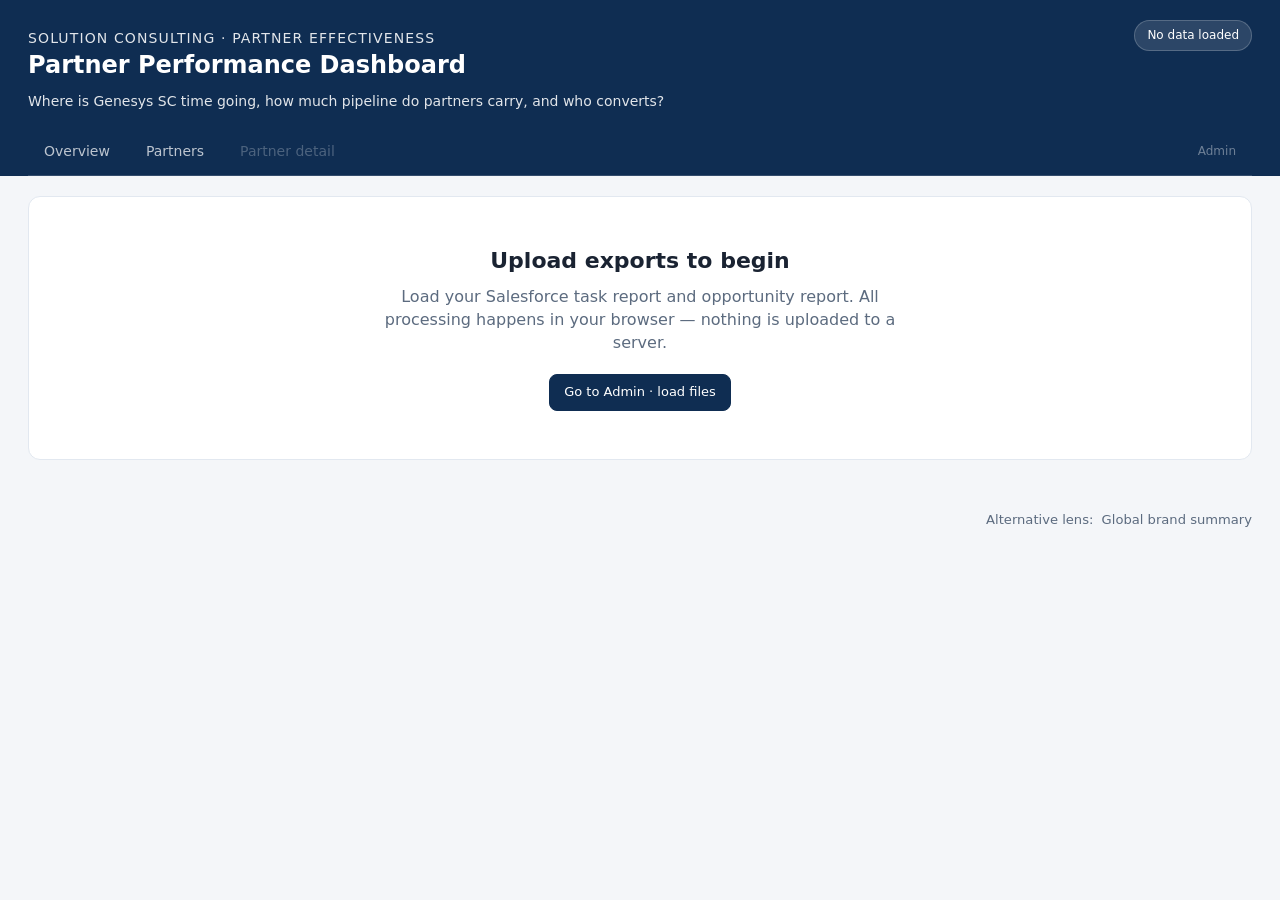
<file: index.html>
<!doctype html>
<html lang="en">
<head>
  <meta charset="utf-8">
  <meta name="viewport" content="width=device-width, initial-scale=1">
  <title>Partner Performance Dashboard</title>
  <link rel="stylesheet" href="styles.css">
  <script>
    window.PARTNER_DASHBOARD_ANALYTICS = {
      enabled: true,
      endpoint: 'https://pbsfpmb.goatcounter.com/count'
    };
  </script>
  <script defer src="./analytics.js"></script>
</head>
<body>
  <div id="loading" class="loading-overlay" aria-live="polite">Reading exports and building views — large files may take a minute…</div>

  <header class="banner">
    <div class="banner-top">
      <div>
        <p class="eyebrow">Solution Consulting · Partner effectiveness</p>
        <h1>Partner Performance Dashboard</h1>
        <p>Where is Genesys SC time going, how much pipeline do partners carry, and who converts?</p>
      </div>
      <span id="status-pill" class="status-pill">No data loaded</span>
    </div>
    <nav class="tabs" aria-label="Main navigation">
      <button type="button" class="tab active" data-page="overview">Overview</button>
      <button type="button" class="tab" data-page="partners">Partners</button>
      <button type="button" class="tab" data-page="detail" disabled>Partner detail</button>
      <button type="button" class="tab admin-link" data-page="admin">Admin</button>
    </nav>
  </header>

  <div id="partner-view-banner" class="partner-view-banner" aria-live="polite"></div>

  <main class="shell">
    <section id="page-empty" class="page active">
      <div class="empty-hero">
        <h2>Upload exports to begin</h2>
        <p>Load your Salesforce task report and opportunity report. All processing happens in your browser — nothing is uploaded to a server.</p>
        <button type="button" class="btn btn-primary" id="goto-admin">Go to Admin · load files</button>
      </div>
    </section>

    <section id="page-overview" class="page">
      <div class="toolbar">
        <label>Region (L3)
          <select id="filter-l3"><option value="all">All regions</option></select>
        </label>
        <label>Sub-region (L4)
          <select id="filter-l4"><option value="all">All sub-regions</option></select>
        </label>
        <label>Search
          <input type="search" id="global-search" placeholder="Partner, opportunity, owner">
        </label>
        <label>View
          <select id="view-mode">
            <option value="partners">Partners only</option>
            <option value="all">Include direct / no partner</option>
          </select>
        </label>
        <span class="note" id="overview-note"></span>
      </div>
      <div id="data-coverage-banner" class="coverage-banner hidden" aria-live="polite"></div>
      <div id="overview-kpis" class="kpis"></div>
      <div id="overview-insight"></div>
      <div class="grid-2">
        <article class="panel">
          <div class="panel-head">
            <div>
              <h2>Partner effectiveness matrix</h2>
              <p>Opportunity volume vs SC hours — hover for ACV; bubble colour = win rate</p>
            </div>
          </div>
          <div id="chart-effectiveness" class="chart-host"></div>
        </article>
        <article class="panel">
          <div class="panel-head">
            <div>
              <h2>Volume vs conversion</h2>
              <p>Partners above median opp count and win rate</p>
            </div>
          </div>
          <div class="axis-labels"><span>Low win rate</span><span>High win rate</span></div>
          <div id="quadrants" class="quadrants"></div>
          <div class="axis-labels"><span>Low volume</span><span>High volume</span></div>
        </article>
      </div>
      <div class="grid-2" style="margin-top:16px">
        <article class="panel">
          <div class="panel-head">
            <div>
              <h2>Top partners by SC hours</h2>
              <p>Filtered slice</p>
            </div>
          </div>
          <div id="chart-partner-hours" class="chart-host"></div>
        </article>
        <article class="panel">
          <div class="panel-head">
            <div>
              <h2>Win rate leaders</h2>
              <p>Minimum 5 closed opportunities</p>
            </div>
          </div>
          <div id="chart-win-rate" class="chart-host"></div>
        </article>
      </div>
      <article class="panel" style="margin-top:16px">
        <div class="panel-head">
          <div>
            <h2>SC efficiency leaders</h2>
            <p>Lowest SC hours per won deal — minimum 3 wins in filter</p>
          </div>
        </div>
        <div id="chart-efficiency" class="chart-host"></div>
      </article>
      <article class="panel hidden" id="learning-overview-panel" style="margin-top:16px">
        <div class="panel-head">
          <div>
            <h2>Partner learning activity</h2>
              <p>Genie/Seismic time mapped to partners — compare with SC effort on the scorecard</p>
              <p class="muted" style="margin:4px 0 0;font-size:0.88rem">From email domains via your domain map.</p>
          </div>
        </div>
        <div id="chart-learning-partners" class="chart-host"></div>
      </article>
      <article class="panel hidden" id="learning-conversion-panel" style="margin-top:16px">
        <div class="panel-head">
          <div>
            <h2>Learning vs conversion</h2>
            <p>Learning hours per learner vs closed win rate — bubble size = closed deals</p>
          </div>
        </div>
        <p id="learning-conversion-insight" class="join-note muted"></p>
        <div id="chart-learning-conversion" class="chart-host"></div>
      </article>
      <article class="panel" style="margin-top:16px">
        <div class="panel-head">
          <div>
            <h2 id="region-chart-title">SC hours by region</h2>
            <p id="region-chart-sub">Aggregated from filtered opportunities</p>
          </div>
        </div>
        <div id="chart-region-hours" class="chart-host"></div>
      </article>
      <div class="grid-2" style="margin-top:16px">
        <article class="panel">
          <div class="panel-head">
            <div>
              <h2>Focus list</h2>
              <p>Partners flagged for review — click for detail</p>
            </div>
          </div>
          <div class="table-scroll">
            <table>
              <thead>
                <tr>
                  <th>Partner</th>
                  <th>Band</th>
                  <th>Opps</th>
                  <th>Pipeline ACV</th>
                  <th>Won ACV</th>
                  <th>SC hrs</th>
                <th>Win rate</th>
                <th>Learning</th>
                <th>Hrs / $100k won</th>
                <th>Signal</th>
                </tr>
              </thead>
              <tbody id="watchlist-body"></tbody>
            </table>
          </div>
        </article>
        <article class="panel">
          <div class="panel-head">
            <div>
              <h2>Hours by outcome</h2>
              <p>Where SC effort sits in the pipeline</p>
            </div>
          </div>
          <div id="chart-outcome" class="chart-host"></div>
        </article>
      </div>
      <p id="direct-footnote" class="footnote hidden"></p>
    </section>

    <section id="page-partners" class="page">
      <div class="toolbar">
        <label>Region (L3)
          <select id="filter-l3-scorecard"><option value="all">All regions</option></select>
        </label>
        <label>Sub-region (L4)
          <select id="filter-l4-scorecard"><option value="all">All sub-regions</option></select>
        </label>
        <label>Sort by
          <select id="partner-sort">
            <option value="totalHours">SC hours</option>
            <option value="hoursPer100k">SC hours / $100k won</option>
            <option value="hoursPer100kPipeline">SC hours / $100k pipeline</option>
            <option value="wonValue">Won ACV</option>
            <option value="totalValue">Pipeline ACV</option>
            <option value="hoursPerWon">SC hours / won</option>
            <option value="opportunityCount">Opportunity count</option>
            <option value="winRate">Win rate</option>
            <option value="riskScore">Review priority</option>
            <option value="avgHoursPerOppWithHours">SC hrs / opp (with hours)</option>
          </select>
        </label>
        <label>View
          <select id="view-mode-scorecard">
            <option value="partners">Partners only</option>
            <option value="all">Include direct / no partner</option>
          </select>
        </label>
        <button type="button" class="btn" id="export-partners">Export CSV</button>
      </div>
      <article class="panel" style="margin-bottom:16px">
        <div class="panel-head">
          <div>
            <h2>SC efficiency over time</h2>
            <p>Top 24 partners by SC hours — SC hours per closed won deal per calendar quarter (not Genesys FY)</p>
          </div>
        </div>
        <p id="heatmap-footnote" class="join-note muted" style="margin:0 16px 8px"></p>
        <p id="heatmap-legend-note" class="join-note muted" style="margin:0 16px 8px"></p>
        <div id="partner-efficiency-heatmap" class="heat-wrap"></div>
      </article>
      <article class="panel">
        <div class="panel-head">
          <div>
            <h2>Partner scorecard</h2>
            <p>SC effort, pipeline ACV, and conversion — Gross ACV Booking from Salesforce (mixed currencies in export)</p>
          </div>
        </div>
        <div class="table-scroll">
          <table>
            <thead>
              <tr>
                <th>Partner</th>
                <th>Band</th>
                <th>Opps</th>
                <th>Opps w/ hrs</th>
                <th>SC hrs</th>
                <th>Pipeline ACV</th>
                <th>Won ACV</th>
                <th>Open ACV</th>
                <th>SC hrs/opp</th>
                <th>Hrs / $100k won</th>
                <th>Hrs / $100k pipeline</th>
                <th>Learning hrs</th>
                <th>Learners</th>
                <th>Won</th>
                <th>Lost</th>
                <th>Open</th>
                <th>Win rate</th>
                <th>Signal</th>
              </tr>
            </thead>
            <tbody id="scorecard-body"></tbody>
          </table>
        </div>
      </article>
    </section>

    <section id="page-detail" class="page">
      <button type="button" class="back-link" id="detail-back">← Back to overview</button>
      <div id="detail-hero" class="detail-hero"></div>
      <div class="subtabs" id="detail-subtabs">
        <button type="button" class="subtab active" data-sub="pipeline">Pipeline</button>
        <button type="button" class="subtab" data-sub="sc">SC effort</button>
        <button type="button" class="subtab" data-sub="trends">Trends</button>
        <button type="button" class="subtab" data-sub="learning">Learning</button>
      </div>
      <div id="detail-panels"></div>
    </section>

    <section id="page-admin" class="page">
      <div class="admin-grid">
        <article class="panel">
          <div class="panel-head">
            <div>
              <h2>Load data</h2>
              <p>Salesforce task report and opportunity report (tabular exports)</p>
            </div>
            <button type="button" class="btn btn-danger" id="clear-data">Clear all</button>
          </div>
          <div id="drop-zone" class="drop" tabindex="0" role="button">
            <p><strong>Drop files here</strong> or click to choose</p>
            <p class="muted">Tasks · Opportunities · Genie/Seismic learning CSV · optional domain→partner map CSV</p>
          </div>
          <input id="file-input" type="file" accept=".xlsx,.xls,.csv" multiple hidden>
          <ul id="loaded-files" class="file-list"></ul>
          <div class="mapping-tools" style="margin-top:12px;padding-top:12px;border-top:1px solid var(--line)">
            <p class="muted" style="margin:0 0 8px">Domain→partner mappings stay in your browser only — never uploaded to GitHub.</p>
            <div style="display:flex;gap:8px;flex-wrap:wrap">
              <button type="button" class="btn" id="upload-domain-map">Load domain map CSV</button>
              <button type="button" class="btn" id="download-domain-map">Download saved map</button>
              <button type="button" class="btn" id="clear-domain-map">Clear saved map</button>
            </div>
            <input id="domain-map-input" type="file" accept=".csv,.xlsx,.xls" hidden>
          </div>
        </article>
        <article class="panel">
          <div class="panel-head">
            <div>
              <h2>Export date coverage</h2>
              <p>What time periods your loaded files actually cover</p>
            </div>
          </div>
          <p id="coverage-summary" class="join-note muted"></p>
          <div class="table-scroll">
            <table>
              <thead><tr><th>Source</th><th>Type</th><th>Rows</th><th>Date range</th></tr></thead>
              <tbody id="coverage-files-body"></tbody>
            </table>
          </div>
          <ul id="coverage-warnings" class="coverage-warnings"></ul>
        </article>
        <article class="panel">
          <div class="panel-head">
            <div>
              <h2>Data quality</h2>
              <p>Task–opportunity join diagnostics</p>
            </div>
          </div>
          <div class="table-scroll">
            <table>
              <tbody id="quality-body"></tbody>
            </table>
          </div>
          <div class="panel-head" style="border-top: 1px solid var(--line);">
            <div><h2>Learning &amp; domain mapping</h2><p>Genie/Seismic activity mapped to partners via email domain</p></div>
          </div>
          <p id="learning-map-note" class="join-note muted"></p>
          <div class="table-scroll">
            <table>
              <thead><tr><th>Domain</th><th>Learners</th><th>Learning</th><th>Status</th><th>Suggested partner</th></tr></thead>
              <tbody id="domain-map-body"></tbody>
            </table>
          </div>
          <div class="panel-head" style="border-top: 1px solid var(--line);">
            <div><h2>Fuzzy task–opp links</h2><p>Task names matched to opportunities with different Salesforce titles</p></div>
          </div>
          <div class="table-scroll">
            <table>
              <thead><tr><th>Task opportunity name</th><th>Matched opportunity</th><th>Partner</th><th>SC hours</th></tr></thead>
              <tbody id="fuzzy-match-body"></tbody>
            </table>
          </div>
          <div class="panel-head" style="border-top: 1px solid var(--line);">
            <div><h2>Task hour breakdown</h2><p>Where SC hours land when joining tasks to the opportunity export</p></div>
          </div>
          <p id="join-breakdown-note" class="join-note muted"></p>
          <div class="table-scroll">
            <table>
              <thead><tr><th>Category</th><th>SC hours</th><th>Share</th><th>Tasks</th></tr></thead>
              <tbody id="join-breakdown-body"></tbody>
            </table>
          </div>
          <div class="panel-head" style="border-top: 1px solid var(--line);">
            <div><h2>Pipeline opps missing from export</h2><p>Partner-relevant hours — deal names on tasks with no row in your opp report</p></div>
          </div>
          <div class="table-scroll">
            <table>
              <thead><tr><th>Opportunity name</th><th>SC hours</th></tr></thead>
              <tbody id="unmatched-body"></tbody>
            </table>
          </div>
        </article>
      </div>
    </section>
  </main>

  <footer id="partner-view-footer" class="partner-view-footer hidden" aria-label="Additional views"></footer>

  <script>window.PARTNER_VIEW_MODE = 'strict-sf';</script>
  <script src="./data-engine.js"></script>
  <script>
    if (!window.PartnerDashboard) {
      document.body.insertAdjacentHTML('afterbegin',
        '<div style="margin:16px;padding:16px;background:#fee4e2;border:1px solid #fca5a5;border-radius:8px;font:14px/1.4 system-ui,sans-serif;color:#7f1d1d;">' +
        '<strong>Dashboard failed to load.</strong> The file <code>data-engine.js</code> did not load. ' +
        'Upload <code>index.html</code>, <code>app.js</code>, <code>data-engine.js</code>, and <code>styles.css</code> into the same folder, then open this page again.</div>');
    }
  </script>
  <script src="./app.js"></script>
</body>
</html>
</file>
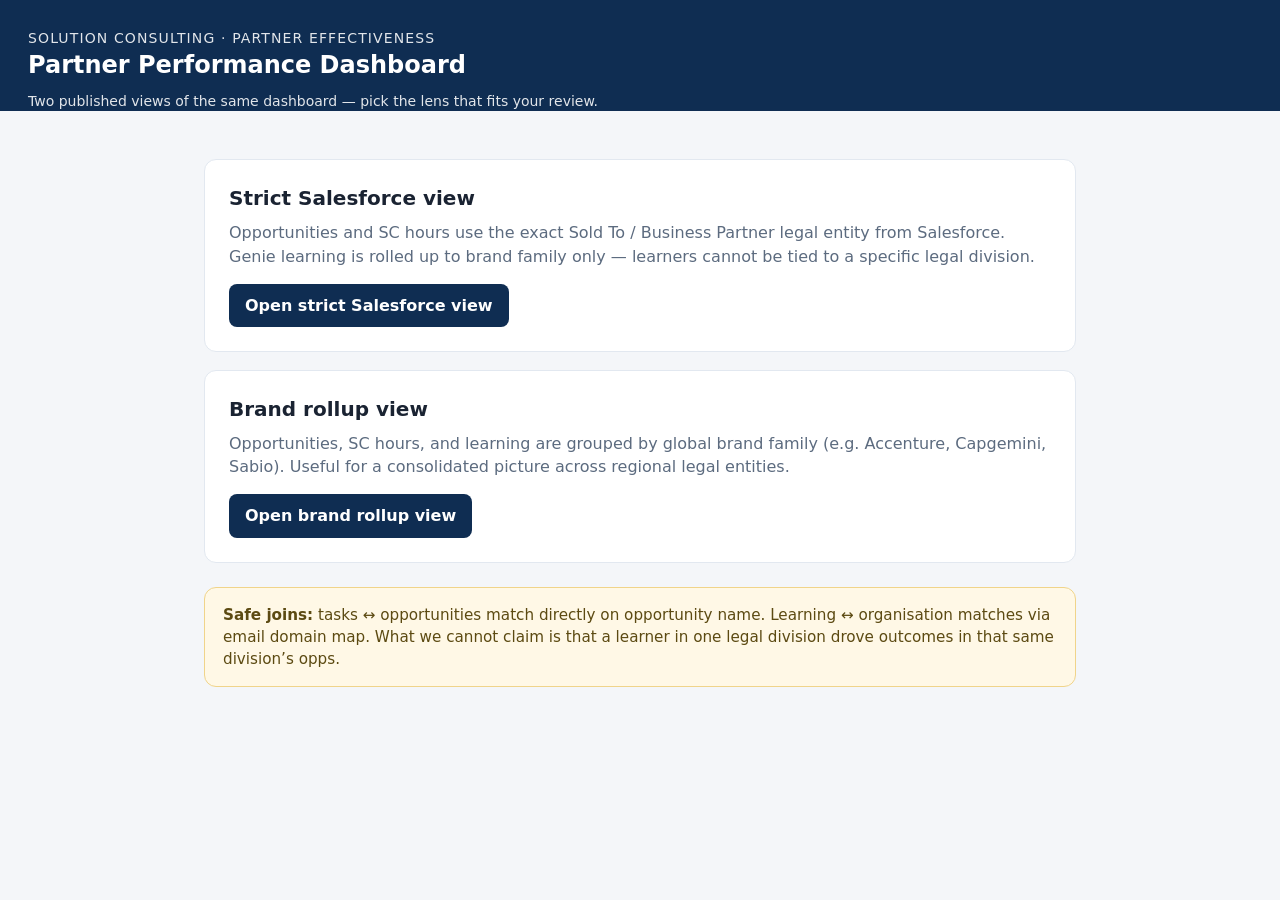
<file: landing-index.html>
<!doctype html>
<html lang="en">
<head>
  <meta charset="utf-8">
  <meta name="viewport" content="width=device-width, initial-scale=1">
  <title>Partner Performance Dashboard — Choose a view</title>
  <link rel="stylesheet" href="styles.css">
  <style>
    .launch-shell {
      max-width: 920px;
      margin: 48px auto;
      padding: 0 24px 48px;
    }
    .launch-card {
      background: var(--surface);
      border: 1px solid var(--line);
      border-radius: var(--radius);
      padding: 24px;
      margin-top: 18px;
    }
    .launch-card h2 {
      margin: 0 0 8px;
      font-size: 1.25rem;
    }
    .launch-card p {
      margin: 0 0 16px;
      color: var(--muted);
    }
    .launch-links {
      display: flex;
      gap: 12px;
      flex-wrap: wrap;
    }
    .launch-links a {
      display: inline-block;
      padding: 10px 16px;
      border-radius: 8px;
      text-decoration: none;
      font-weight: 600;
    }
    .launch-links a.primary {
      background: var(--brand);
      color: #fff;
    }
    .launch-links a.secondary {
      background: var(--brand-soft);
      color: var(--brand);
    }
    .launch-note {
      margin-top: 24px;
      padding: 16px 18px;
      background: #fff8e6;
      border: 1px solid #f0d48a;
      border-radius: var(--radius);
      color: #5c4a12;
      font-size: 0.95rem;
    }
  </style>
</head>
<body>
  <header class="banner">
    <div class="banner-top">
      <div>
        <p class="eyebrow">Solution Consulting · Partner effectiveness</p>
        <h1>Partner Performance Dashboard</h1>
        <p>Two published views of the same dashboard — pick the lens that fits your review.</p>
      </div>
    </div>
  </header>

  <main class="launch-shell">
    <article class="launch-card">
      <h2>Strict Salesforce view</h2>
      <p>Opportunities and SC hours use the exact Sold To / Business Partner legal entity from Salesforce. Genie learning is rolled up to brand family only — learners cannot be tied to a specific legal division.</p>
      <div class="launch-links">
        <a class="primary" href="./strict-sf/">Open strict Salesforce view</a>
      </div>
    </article>

    <article class="launch-card">
      <h2>Brand rollup view</h2>
      <p>Opportunities, SC hours, and learning are grouped by global brand family (e.g. Accenture, Capgemini, Sabio). Useful for a consolidated picture across regional legal entities.</p>
      <div class="launch-links">
        <a class="primary" href="./brand-rollup/">Open brand rollup view</a>
      </div>
    </article>

    <div class="launch-note">
      <strong>Safe joins:</strong> tasks ↔ opportunities match directly on opportunity name. Learning ↔ organisation matches via email domain map. What we cannot claim is that a learner in one legal division drove outcomes in that same division’s opps.
    </div>
  </main>
</body>
</html>
</file>
<file: styles.css>
:root {
  --bg: #f4f6f9;
  --surface: #ffffff;
  --ink: #1a2332;
  --muted: #5c6b7f;
  --line: #e2e8f0;
  --brand: #0f2d52;
  --brand-soft: #e8eef5;
  --accent: #2563eb;
  --good: #0d7a55;
  --good-bg: #e6f4ee;
  --warn: #b45309;
  --warn-bg: #fef3c7;
  --bad: #b42318;
  --bad-bg: #fee4e2;
  --radius: 12px;
  --font: "Segoe UI", system-ui, -apple-system, sans-serif;
}

* { box-sizing: border-box; }
html, body {
  margin: 0;
  font-family: var(--font);
  background: var(--bg);
  color: var(--ink);
  line-height: 1.45;
}

.banner {
  background: var(--brand);
  color: #fff;
  padding: 20px 28px 0;
}

.partner-view-banner {
  background: #fff8e6;
  border-bottom: 1px solid #f0d48a;
  color: #5c4a12;
  padding: 14px 28px;
  font-size: 0.92rem;
}
.partner-view-banner.hidden {
  display: none;
}
.partner-view-banner-inner {
  display: flex;
  justify-content: space-between;
  gap: 16px;
  flex-wrap: wrap;
  align-items: flex-start;
}
.partner-view-banner-compact {
  align-items: center;
  justify-content: flex-end;
  padding: 0;
  gap: 12px;
  font-size: 0.84rem;
}
.partner-view-footer {
  padding: 10px 28px 18px;
  font-size: 0.82rem;
  color: var(--muted);
  text-align: right;
}
.partner-view-footer.hidden {
  display: none;
}
.partner-view-footer a {
  color: var(--muted);
  text-decoration: none;
}
.partner-view-footer a:hover {
  color: var(--brand);
  text-decoration: underline;
}
.partner-view-footer-text {
  margin-right: 4px;
}
.table-scroll td.num,
.table-scroll th.num {
  text-align: right;
  font-variant-numeric: tabular-nums;
}
.partner-view-tag {
  background: #fff;
  border: 1px solid #e8c96d;
  border-radius: 999px;
  padding: 4px 10px;
  font-size: 0.78rem;
  font-weight: 600;
  color: #7a6218;
}
.banner-top {
  display: flex;
  justify-content: space-between;
  align-items: flex-start;
  gap: 16px;
  flex-wrap: wrap;
  margin-bottom: 18px;
}
.eyebrow {
  font-size: 11px;
  letter-spacing: 0.08em;
  text-transform: uppercase;
  opacity: 0.75;
  margin: 0 0 6px;
}
.banner h1 { margin: 0; font-size: 24px; font-weight: 650; }
.banner p { margin: 8px 0 0; max-width: 640px; font-size: 14px; opacity: 0.88; }

.status-pill {
  background: rgba(255, 255, 255, 0.12);
  border: 1px solid rgba(255, 255, 255, 0.2);
  border-radius: 999px;
  padding: 6px 12px;
  font-size: 12px;
  white-space: nowrap;
}

nav.tabs {
  display: flex;
  gap: 4px;
  border-bottom: 1px solid rgba(255, 255, 255, 0.15);
  flex-wrap: wrap;
}
nav.tabs button {
  background: transparent;
  border: none;
  color: rgba(255, 255, 255, 0.72);
  padding: 12px 16px;
  font: inherit;
  font-size: 14px;
  cursor: pointer;
  border-bottom: 2px solid transparent;
  margin-bottom: -1px;
}
nav.tabs button.active {
  color: #fff;
  border-bottom-color: #fff;
  font-weight: 600;
}
nav.tabs button.admin-link {
  margin-left: auto;
  opacity: 0.55;
  font-size: 12px;
}
nav.tabs button:disabled {
  opacity: 0.35;
  cursor: not-allowed;
}

.shell {
  max-width: 1280px;
  margin: 0 auto;
  padding: 20px 28px 40px;
}

.toolbar {
  display: flex;
  gap: 12px;
  flex-wrap: wrap;
  align-items: center;
  margin-bottom: 18px;
}
.toolbar label {
  font-size: 12px;
  color: var(--muted);
  display: grid;
  gap: 4px;
}
.toolbar select,
.toolbar input[type="search"] {
  min-width: 160px;
  padding: 8px 10px;
  border: 1px solid var(--line);
  border-radius: 8px;
  background: var(--surface);
  font: inherit;
  font-size: 14px;
}
.toolbar .note { margin-left: auto; font-size: 12px; color: var(--muted); }

.coverage-banner {
  margin: 0 0 16px;
  padding: 12px 14px;
  border-radius: var(--radius);
  border: 1px solid var(--line);
  background: var(--surface);
  font-size: 13px;
  line-height: 1.45;
}
.coverage-banner.hidden { display: none; }
.coverage-banner.warn { border-color: var(--warn); background: var(--warn-bg); }
.coverage-grid {
  display: grid;
  grid-template-columns: repeat(auto-fit, minmax(180px, 1fr));
  gap: 10px 16px;
  margin-top: 8px;
}
.coverage-grid dt { font-size: 11px; color: var(--muted); margin: 0; }
.coverage-grid dd { margin: 2px 0 0; font-weight: 600; font-size: 13px; }
.coverage-warnings {
  margin: 12px 0 0;
  padding-left: 18px;
  font-size: 13px;
  color: var(--muted);
}
.coverage-warnings li.warn { color: var(--warn); }
.trend-legend {
  display: flex;
  flex-wrap: wrap;
  gap: 14px;
  padding: 0 16px 8px;
  font-size: 12px;
  color: var(--muted);
}
.trend-legend span::before {
  content: '';
  display: inline-block;
  width: 10px;
  height: 10px;
  border-radius: 2px;
  margin-right: 6px;
  vertical-align: middle;
}
.trend-legend .sc::before { background: #2563eb; }
.trend-legend .win::before { background: #0d7a55; border-radius: 50%; }

.heat-wrap { padding: 0 16px 16px; overflow-x: auto; }
.heat-table { width: 100%; border-collapse: collapse; font-size: 12px; }
.heat-table th, .heat-table td { border: 1px solid var(--line); padding: 6px 8px; }
.heat-table th { background: var(--bg); color: var(--muted); font-weight: 600; text-align: center; white-space: nowrap; }
.heat-table th.heat-sticky, .heat-table td.heat-sticky {
  position: sticky;
  left: 0;
  background: var(--surface);
  z-index: 1;
  text-align: left;
  max-width: 200px;
}
.heat-cell {
  min-width: 42px;
  text-align: center;
  font-variant-numeric: tabular-nums;
  cursor: default;
}
.heat-cell.heat-good { background: #d1fae5; color: #065f46; }
.heat-cell.heat-mid { background: #fef3c7; color: #92400e; }
.heat-cell.heat-bad { background: #fee2e2; color: #991b1b; }
.heat-cell.heat-pending { background: #e0e7ff; color: #3730a3; }
.heat-cell.heat-empty { background: var(--bg); color: var(--muted); }
.heat-legend {
  display: flex;
  flex-wrap: wrap;
  gap: 12px 18px;
  margin-top: 10px;
  font-size: 12px;
  color: var(--muted);
}
.heat-legend span::before {
  content: '';
  display: inline-block;
  width: 12px;
  height: 12px;
  border-radius: 3px;
  margin-right: 6px;
  vertical-align: middle;
  border: 1px solid var(--line);
}
.heat-legend .heat-good::before { background: #d1fae5; }
.heat-legend .heat-mid::before { background: #fef3c7; }
.heat-legend .heat-bad::before { background: #fee2e2; }
.heat-legend .heat-pending::before { background: #e0e7ff; }
.heat-legend .heat-empty::before { background: var(--bg); }
.heat-row.clickable { cursor: pointer; }
.heat-row.clickable:hover td.heat-sticky { background: var(--bg); }

.kpis {
  display: grid;
  grid-template-columns: repeat(auto-fit, minmax(180px, 1fr));
  gap: 12px;
  margin-bottom: 18px;
}
.kpi {
  background: var(--surface);
  border: 1px solid var(--line);
  border-radius: var(--radius);
  padding: 14px 16px;
}
.kpi .label { font-size: 12px; color: var(--muted); margin: 0 0 4px; }
.kpi .value { font-size: 26px; font-weight: 650; margin: 0; letter-spacing: -0.02em; }
.kpi .sub { font-size: 12px; color: var(--muted); margin: 4px 0 0; }

.grid-2 {
  display: grid;
  grid-template-columns: 1.4fr 1fr;
  gap: 16px;
  align-items: start;
}

.panel {
  background: var(--surface);
  border: 1px solid var(--line);
  border-radius: var(--radius);
  overflow: hidden;
}
.panel-head {
  display: flex;
  justify-content: space-between;
  align-items: flex-start;
  gap: 12px;
  padding: 14px 16px 10px;
  border-bottom: 1px solid var(--line);
}
.panel-head h2 { margin: 0; font-size: 16px; font-weight: 650; }
.panel-head p { margin: 4px 0 0; font-size: 13px; color: var(--muted); }

.insight {
  background: var(--warn-bg);
  border: 1px solid #fcd34d;
  border-radius: var(--radius);
  padding: 14px 16px;
  margin-bottom: 16px;
  font-size: 14px;
}
.insight.alert { background: var(--bad-bg); border-color: #fca5a5; }
.insight.alert strong { color: var(--bad); }
.insight strong { color: var(--warn); }
.insight.good { background: var(--good-bg); border-color: #86efac; }
.insight.good strong { color: var(--good); }

table {
  width: 100%;
  border-collapse: collapse;
  font-size: 13px;
}
th, td {
  text-align: left;
  padding: 10px 12px;
  border-bottom: 1px solid var(--line);
  vertical-align: top;
}
th {
  font-size: 11px;
  text-transform: uppercase;
  letter-spacing: 0.04em;
  color: var(--muted);
  background: #fafbfc;
  font-weight: 600;
}
th.sortable { cursor: pointer; }
th.sortable:hover { color: var(--ink); }
tr.clickable { cursor: pointer; }
tr.clickable:hover { background: #f8fafc; }

.band {
  display: inline-block;
  padding: 3px 8px;
  border-radius: 999px;
  font-size: 11px;
  font-weight: 600;
  white-space: nowrap;
}
.band.mature { background: var(--good-bg); color: var(--good); }
.band.strategic { background: #dbeafe; color: #1d4ed8; }
.band.efficient { background: var(--good-bg); color: var(--good); }
.band.volume { background: var(--warn-bg); color: var(--warn); }
.band.investigate { background: var(--bad-bg); color: var(--bad); }
.band.monitor { background: #f1f5f9; color: var(--muted); }
.band.scaling { background: #dbeafe; color: #1d4ed8; }
.band.building { background: var(--warn-bg); color: var(--warn); }
.band.risk { background: var(--bad-bg); color: var(--bad); }

.signal { font-size: 12px; color: var(--muted); max-width: 240px; }

.pill-outcome {
  display: inline-block;
  padding: 2px 8px;
  border-radius: 999px;
  font-size: 11px;
  font-weight: 600;
}
.pill-outcome.won { background: var(--good-bg); color: var(--good); }
.pill-outcome.lost { background: var(--bad-bg); color: var(--bad); }
.pill-outcome.open { background: #dbeafe; color: #1d4ed8; }

.quadrants {
  display: grid;
  grid-template-columns: 1fr 1fr;
  gap: 8px;
  padding: 12px;
}
.quad {
  border: 1px solid var(--line);
  border-radius: 10px;
  padding: 10px;
  min-height: 110px;
  background: #fafbfc;
}
.quad h3 {
  margin: 0 0 8px;
  font-size: 12px;
  font-weight: 650;
  color: var(--muted);
  text-transform: uppercase;
  letter-spacing: 0.03em;
}
.quad ul { margin: 0; padding-left: 16px; font-size: 13px; }
.quad li { margin: 4px 0; }
.quad.mature { border-color: #86efac; background: var(--good-bg); }
.quad.risk { border-color: #fca5a5; background: var(--bad-bg); }
.quad.more { color: var(--muted); font-size: 12px; list-style: none; padding-left: 0; }

.axis-labels {
  display: grid;
  grid-template-columns: 1fr 1fr;
  gap: 8px;
  padding: 0 12px 12px;
  font-size: 11px;
  color: var(--muted);
  text-align: center;
}

.page { display: none; }
.page.active { display: block; }

.detail-hero { margin-bottom: 16px; }
.detail-hero h2 { margin: 0; font-size: 22px; display: flex; align-items: center; gap: 10px; flex-wrap: wrap; }
.detail-hero p { margin: 8px 0 0; color: var(--muted); font-size: 14px; max-width: 820px; }
.back-link {
  display: inline-block;
  margin-bottom: 12px;
  font-size: 13px;
  color: var(--accent);
  cursor: pointer;
  border: none;
  background: none;
  padding: 0;
  font: inherit;
}

.subtabs { display: flex; gap: 8px; margin-bottom: 16px; flex-wrap: wrap; }
.subtabs button {
  border: 1px solid var(--line);
  background: var(--surface);
  border-radius: 999px;
  padding: 7px 14px;
  font: inherit;
  font-size: 13px;
  cursor: pointer;
}
.subtabs button.active {
  background: var(--brand);
  color: #fff;
  border-color: var(--brand);
}

.admin-grid {
  display: grid;
  grid-template-columns: 1fr 1fr;
  gap: 16px;
}
.drop {
  border: 2px dashed var(--line);
  border-radius: var(--radius);
  padding: 32px 20px;
  text-align: center;
  color: var(--muted);
  background: #fafbfc;
  margin: 16px;
  cursor: pointer;
}
.drop.drag-active { border-color: var(--accent); background: #eff6ff; color: var(--ink); }

.footnote {
  margin-top: 16px;
  padding: 12px 14px;
  background: var(--brand-soft);
  border-radius: var(--radius);
  font-size: 13px;
  color: var(--muted);
}

.btn {
  border: 1px solid var(--line);
  background: var(--surface);
  border-radius: 8px;
  padding: 8px 14px;
  font: inherit;
  font-size: 13px;
  cursor: pointer;
}
.btn-primary {
  background: var(--brand);
  color: #fff;
  border-color: var(--brand);
}
.btn-danger {
  color: var(--bad);
  border-color: #fca5a5;
}

.empty-hero {
  text-align: center;
  padding: 48px 24px;
  background: var(--surface);
  border: 1px solid var(--line);
  border-radius: var(--radius);
}
.empty-hero h2 { margin: 0 0 8px; font-size: 22px; }
.empty-hero p { color: var(--muted); max-width: 520px; margin: 0 auto 20px; }

.loading-overlay {
  display: none;
  position: fixed;
  inset: 0;
  background: rgba(255, 255, 255, 0.72);
  z-index: 100;
  align-items: center;
  justify-content: center;
  font-size: 15px;
  color: var(--muted);
}
.loading-overlay.active { display: flex; }

.hidden { display: none !important; }
.table-scroll { overflow-x: auto; }
.muted { color: var(--muted); }
.join-note {
  margin: 0 16px 12px;
  font-size: 13px;
  line-height: 1.5;
}
.join-note.gap { color: var(--warn); background: var(--warn-bg); padding: 10px 12px; border-radius: 8px; }
.join-row-gap td:first-child { font-weight: 600; color: var(--warn); }

.file-list { list-style: none; margin: 0; padding: 12px 16px; }
.file-list li {
  padding: 10px 0;
  border-bottom: 1px solid var(--line);
  font-size: 13px;
}
.file-list li:last-child { border-bottom: none; }

.chart-host { padding: 8px 12px 16px; overflow-x: auto; }
.chart-empty {
  padding: 32px 16px;
  text-align: center;
  color: var(--muted);
  font-size: 13px;
}
.chart-svg { width: 100%; height: auto; display: block; }
.chart-label { font-size: 13px; fill: var(--ink); font-weight: 600; }
.chart-meta { font-size: 11px; fill: var(--muted); }
.chart-value { font-size: 12px; fill: var(--muted); font-weight: 600; }
.chart-track { fill: #e2e8f0; }
.chart-fill { fill: var(--accent); }
.scatter-grid { stroke: #e2e8f0; stroke-width: 1; }
.scatter-mid { stroke: #94a3b8; stroke-width: 1; stroke-dasharray: 4 4; opacity: 0.7; }
.scatter-axis { stroke: #94a3b8; stroke-width: 1.5; }
.scatter-point { cursor: help; }
.axis-label { font-size: 12px; fill: var(--muted); }
.outcome-won { fill: var(--good); }
.outcome-lost { fill: var(--bad); }
.outcome-open { fill: var(--accent); }
.outcome-unknown { fill: #94a3b8; }

@media (max-width: 960px) {
  .kpis { grid-template-columns: repeat(2, 1fr); }
  .grid-2, .admin-grid { grid-template-columns: 1fr; }
}
</file>
